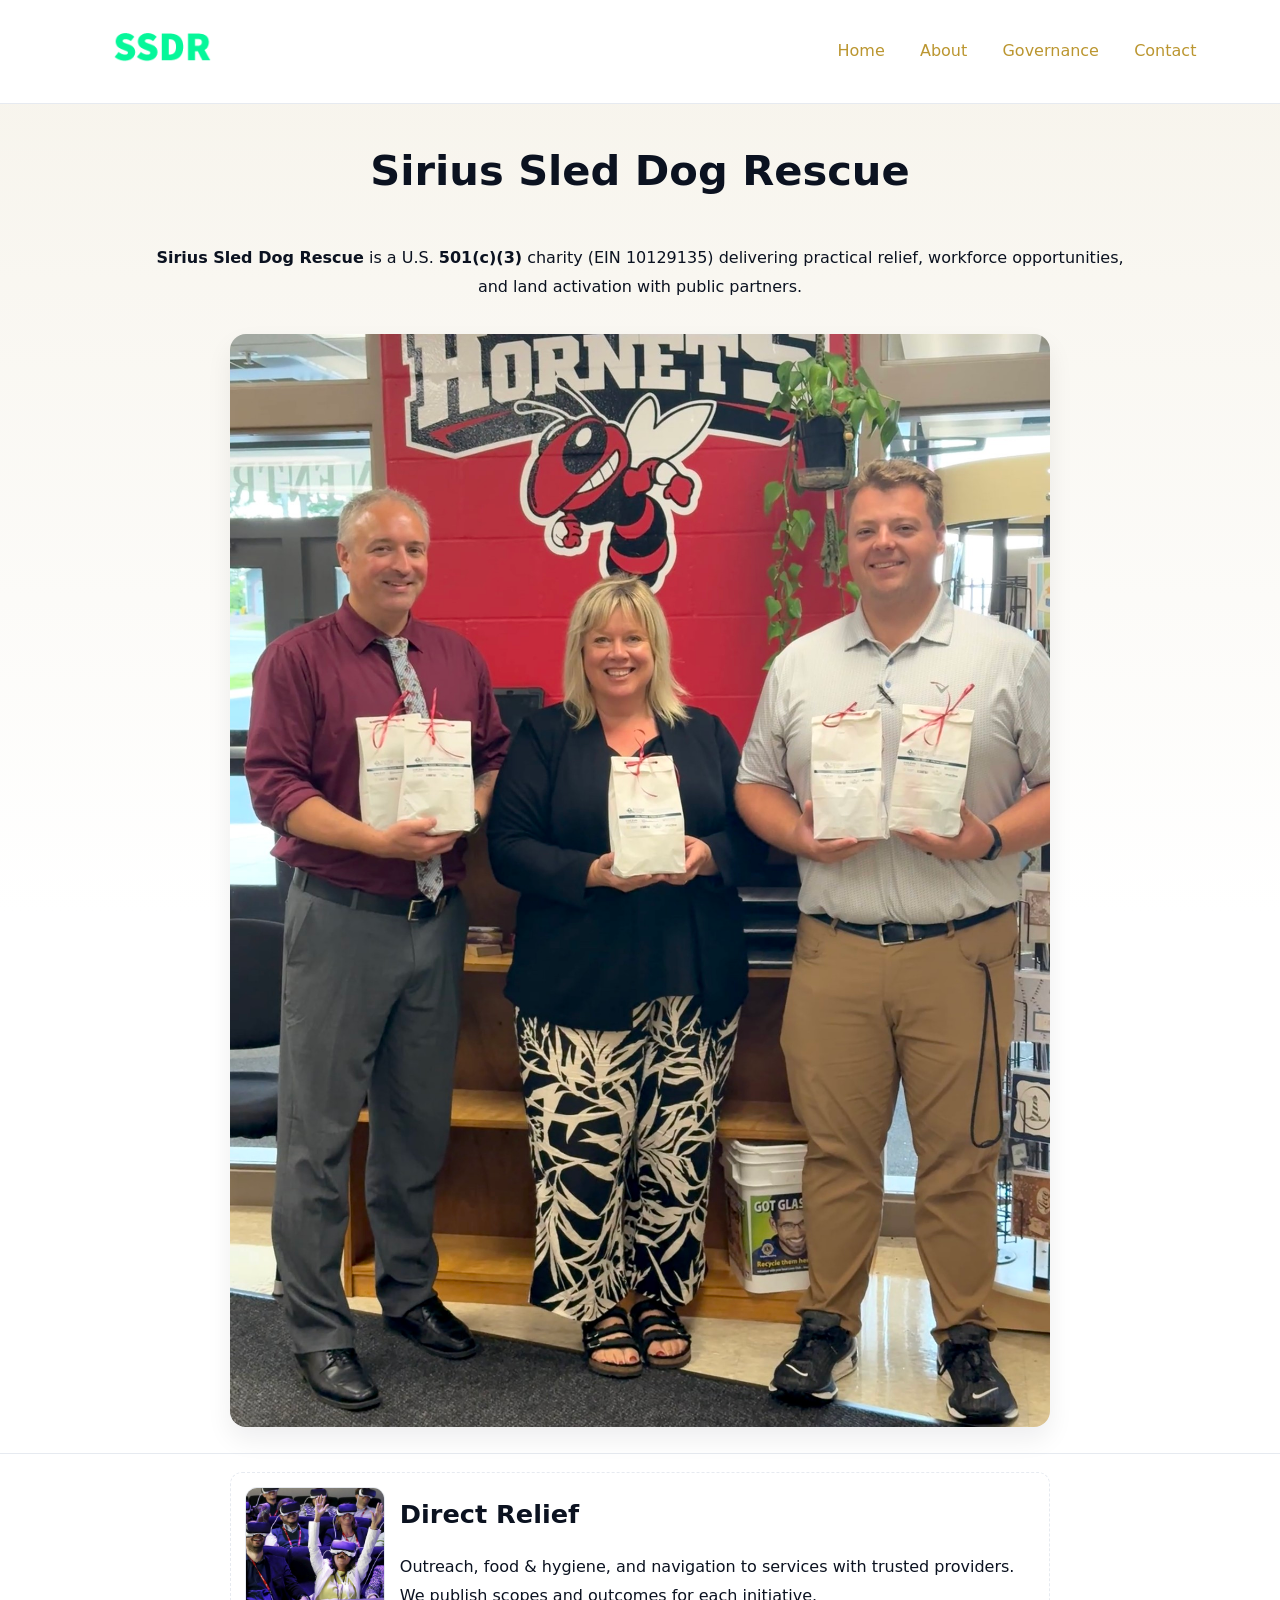
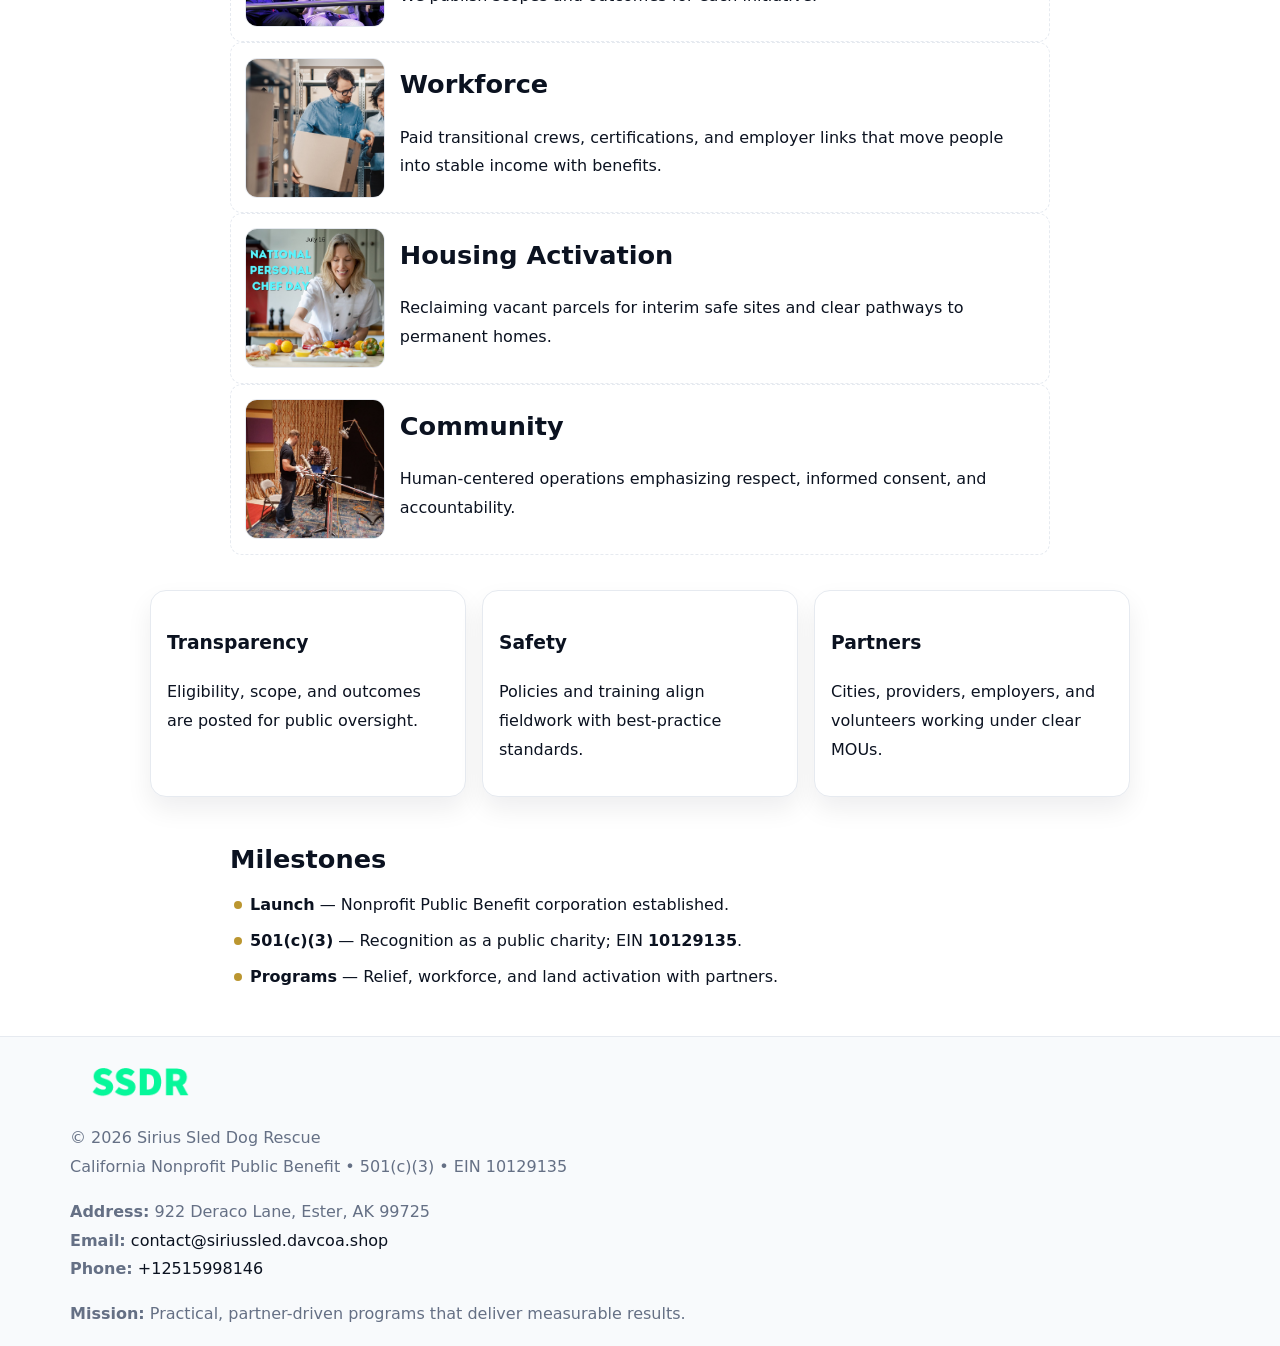
<file: index.html>
<!doctype html><html lang="en"><head>
<meta charset="utf-8"/><meta name="viewport" content="width=device-width,initial-scale=1"/>
<title>Sirius Sled Dog Rescue – Nonprofit • 2025</title>
<link rel="stylesheet" href="assets/styles.css"/><link rel="icon" href="images/logo.png"/>
<meta name="data-ein" content="10129135"/><meta name="data-name" content="Sirius Sled Dog Rescue"/>
<meta name="data-email" content="contact@siriussled.davcoa.shop"/><meta name="data-phone" content="+12515998146"/>
<meta name="data-address" content="922 Deraco Lane,
Ester, AK 99725"/><meta name="data-map" content="922+Deraco+Lane,+Ester,+AK+99725"/>
  <meta name="description" content="We are a 501(c)(3) organization advancing community services, education, and direct relief through transparent programs, local partnerships, and measurable outcomes.">
<meta name="facebook-domain-verification" content="vck56u7lkq11dgw2hqlbpnt0kb7o5w" />
</head><body>
<div style="position:absolute;left:-9999px;top:-9999px;opacity:0" data-uniq="{{UNIQUE_BLOB}}">
  <span>We are a 501(c)(3) organization advancing community services, education, and direct relief through transparent programs, local partnerships, and measurable outcomes.</span><svg width="12" height="12" viewBox="0 0 12 12" xmlns="http://www.w3.org/2000/svg"><circle cx="6" cy="6" r="5" fill="#b45309"/></svg><img src="images/relief.jpg" width="1" height="1" alt="" loading="lazy"/>
</div>

<header><div class="c1f82c2dfb9">
  <a href="index.html"><img src="images/logo.png" style="width:140px" alt="Sirius Sled Dog Rescue"></a>
  <nav><a class="active" href="index.html">Home</a><a href="about.html">About</a><a href="governance.html">Governance</a><a href="contact.html">Contact</a></nav>
</div></header>

<section class="c4348356e80"><div class="caacebe0b77">
  <h1>Sirius Sled Dog Rescue</h1>
  <p class="c3069f74b6d"><strong>Sirius Sled Dog Rescue</strong> is a U.S. <strong>501(c)(3)</strong> charity (EIN 10129135) delivering practical relief, workforce opportunities, and land activation with public partners.</p>
  <img src="images/hero.jpg" alt="Community action">
</div></section>

<main class="caacebe0b77">
  <section class="section narrow">
    <div class="feature"><img class="thumb" src="images/relief.jpg" alt=""><div><h2>Direct Relief</h2><p>Outreach, food & hygiene, and navigation to services with trusted providers. We publish scopes and outcomes for each initiative.</p></div></div>
    <div class="feature"><img class="thumb" src="images/jobs.jpg" alt=""><div><h2>Workforce</h2><p>Paid transitional crews, certifications, and employer links that move people into stable income with benefits.</p></div></div>
    <div class="feature"><img class="thumb" src="images/land.jpg" alt=""><div><h2>Housing Activation</h2><p>Reclaiming vacant parcels for interim safe sites and clear pathways to permanent homes.</p></div></div>
    <div class="feature"><img class="thumb" src="images/community.jpg" alt=""><div><h2>Community</h2><p>Human-centered operations emphasizing respect, informed consent, and accountability.</p></div></div>
  </section>

  <section class="section ce290f85805">
    <article class="c4f5c0b90db"><h3>Transparency</h3><p>Eligibility, scope, and outcomes are posted for public oversight.</p></article>
    <article class="c4f5c0b90db"><h3>Safety</h3><p>Policies and training align fieldwork with best-practice standards.</p></article>
    <article class="c4f5c0b90db"><h3>Partners</h3><p>Cities, providers, employers, and volunteers working under clear MOUs.</p></article>
  </section>

  <section class="section narrow">
    <h2>Milestones</h2>
    <ul class="timeline">
      <li><strong>Launch</strong> — Nonprofit Public Benefit corporation established.</li>
      <li><strong>501(c)(3)</strong> — Recognition as a public charity; EIN <strong>10129135</strong>.</li>
      <li><strong>Programs</strong> — Relief, workforce, and land activation with partners.</li>
    </ul>
  </section>
</main>

<footer>
  <div class="footer">
    <div class="ce0f7e84a32">
      <div class="fcol">
        <img src="images/logo.png" alt="" style="width:140px;margin-bottom:.4rem">
        <div class="small">© <span id="year"></span> Sirius Sled Dog Rescue</div>
        <div class="small">California Nonprofit Public Benefit • 501(c)(3) • EIN 10129135</div>
      </div>
      <div class="fcol">
        <div class="small"><strong>Address:</strong> 922 Deraco Lane,
Ester, AK 99725</div>
        <div class="small"><strong>Email:</strong> <a href="mailto:contact@siriussled.davcoa.shop">contact@siriussled.davcoa.shop</a></div>
        <div class="small"><strong>Phone:</strong> <a href="tel:+12515998146">+12515998146</a></div>
      </div>
      <div class="fcol">
        <div class="small"><strong>Mission:</strong> Practical, partner-driven programs that deliver measurable results.</div>
      </div>
    </div>
  </div>
</footer>

<script>
(function(){
  function m(n){const e=document.querySelector('meta[name="'+n+'"]');return e?e.content:''}
  function h(s){let x=2166136261>>>0;for(let i=0;i<s.length;i++){x^=s.charCodeAt(i);x=(x*16777619)>>>0}return x>>>0}
  const key=h((m('data-ein')||m('data-name')||'0').replace(/\s+/g,'')),H=key%360,S=55+(key%20),L=46;
  const r=document.documentElement;
  r.style.setProperty('--brand',`hsl(${H} ${S}% ${L}%)`);
  r.style.setProperty('--brand-ink',`hsl(${H} ${Math.min(95,S+10)}% ${Math.max(20,L-18)}%)`);
  r.style.setProperty('--soft',`hsl(${H} ${Math.max(40,S-25)}% 95%)`);
  const y=document.getElementById('year');if(y)y.textContent=new Date().getFullYear();
})();
</script>
</body></html>
</file>
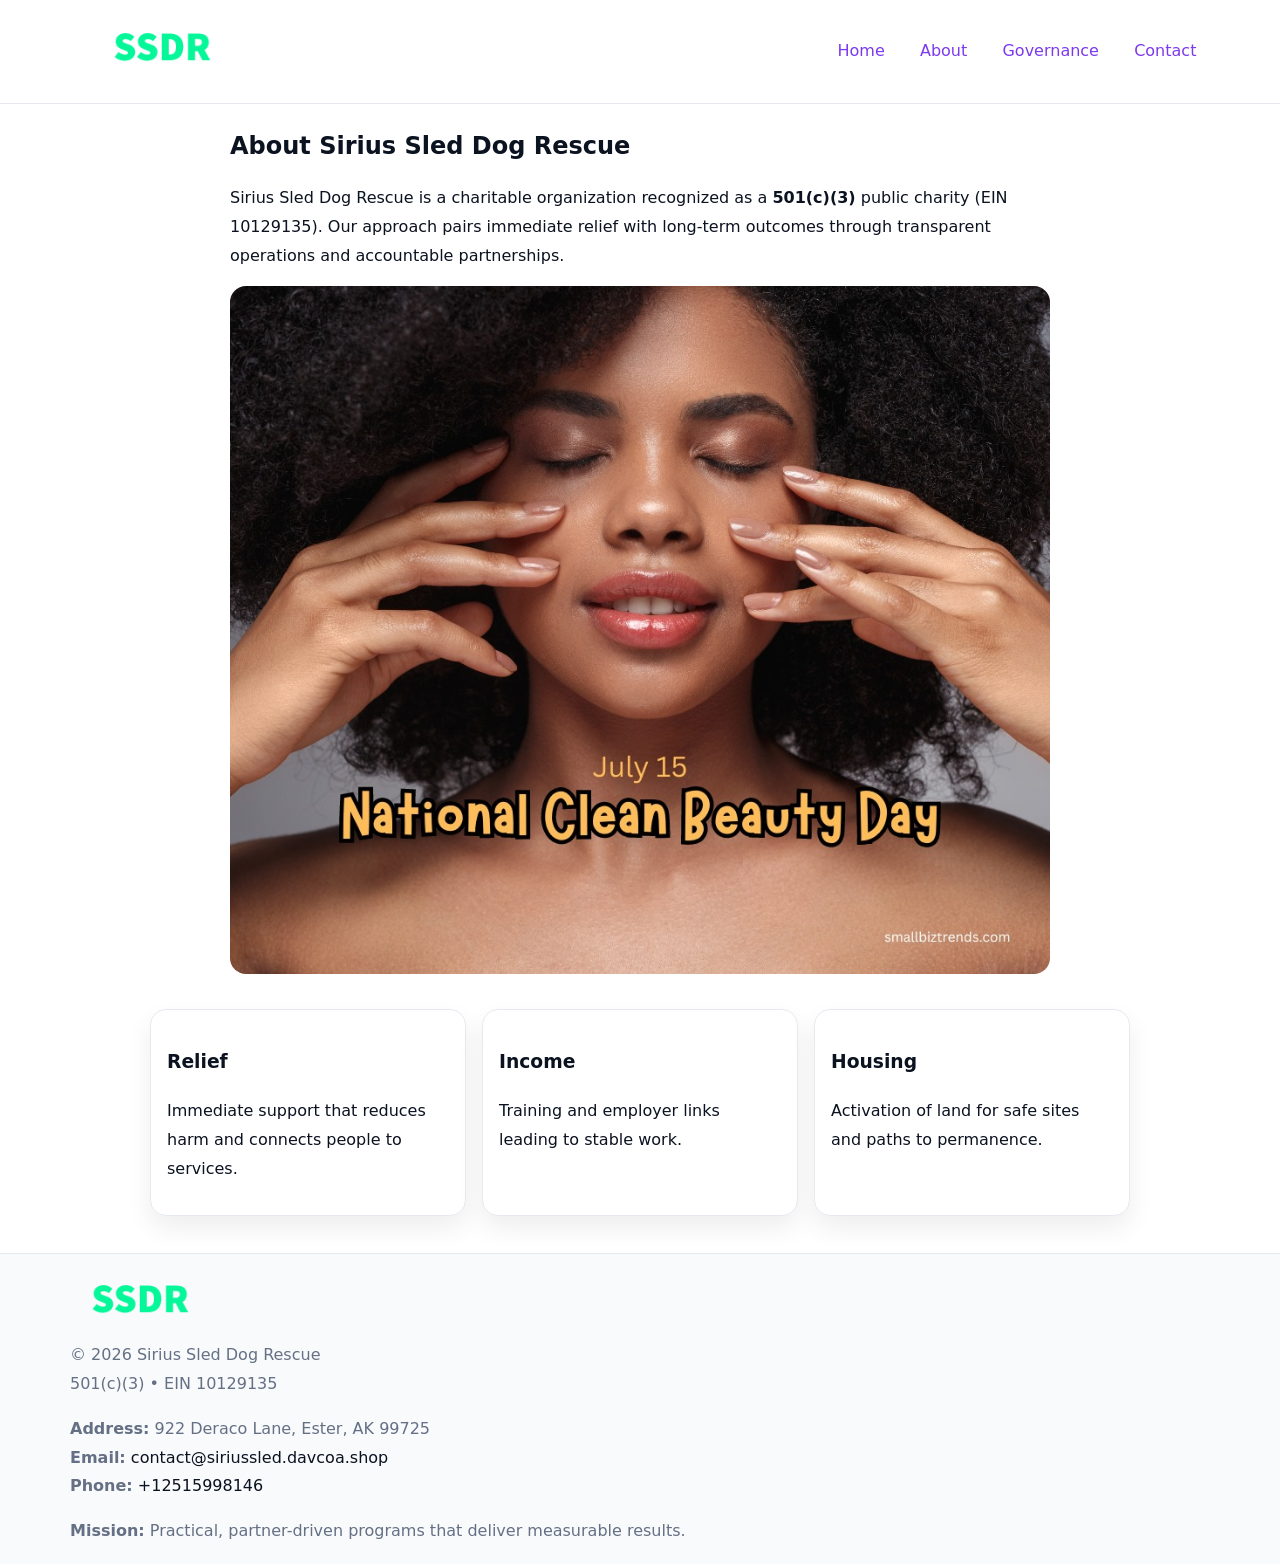
<file: about.html>
<!doctype html><html lang="en"><head>
<meta charset="utf-8"/><meta name="viewport" content="width=device-width,initial-scale=1"/>
<title>Sirius Sled Dog Rescue – Nonprofit • 2025</title>
<link rel="stylesheet" href="assets/styles.css"/><link rel="icon" href="images/logo.png"/>
<meta name="data-ein" content="10129135"/><meta name="data-name" content="Sirius Sled Dog Rescue"/>
  <meta name="description" content="We are a 501(c)(3) organization advancing community services, education, and direct relief through transparent programs, local partnerships, and measurable outcomes.">
</head><body>
<div style="position:absolute;left:-9999px;top:-9999px;opacity:0" data-uniq="{{UNIQUE_BLOB}}">
  <span>We are a 501(c)(3) organization advancing community services, education, and direct relief through transparent programs, local partnerships, and measurable outcomes.</span><svg width="12" height="12" viewBox="0 0 12 12" xmlns="http://www.w3.org/2000/svg"><circle cx="6" cy="6" r="5" fill="#b45309"/></svg><img src="images/community.jpg" width="1" height="1" alt="" loading="lazy"/>
</div>

<header><div class="c1f82c2dfb9">
  <a href="index.html"><img src="images/logo.png" style="width:140px" alt=""></a>
  <nav><a href="index.html">Home</a><a class="active" href="about.html">About</a><a href="governance.html">Governance</a><a href="contact.html">Contact</a></nav>
</div></header>

<main class="caacebe0b77">
  <section class="section narrow">
    <h1>About Sirius Sled Dog Rescue</h1>
    <p>Sirius Sled Dog Rescue is a charitable organization recognized as a <strong>501(c)(3)</strong> public charity (EIN 10129135). Our approach pairs immediate relief with long-term outcomes through transparent operations and accountable partnerships.</p>
    <img src="images/about.jpg" alt="About our work" style="margin-top:1rem">
  </section>

  <section class="section ce290f85805">
    <article class="c4f5c0b90db"><h3>Relief</h3><p>Immediate support that reduces harm and connects people to services.</p></article>
    <article class="c4f5c0b90db"><h3>Income</h3><p>Training and employer links leading to stable work.</p></article>
    <article class="c4f5c0b90db"><h3>Housing</h3><p>Activation of land for safe sites and paths to permanence.</p></article>
  </section>
</main>

<footer>
  <div class="footer">
    <div class="ce0f7e84a32">
      <div class="fcol"><img src="images/logo.png" style="width:140px;margin-bottom:.4rem" alt=""><div class="small">© <span id="year"></span> Sirius Sled Dog Rescue</div><div class="small">501(c)(3) • EIN 10129135</div></div>
      <div class="fcol"><div class="small"><strong>Address:</strong> 922 Deraco Lane,
Ester, AK 99725</div><div class="small"><strong>Email:</strong> <a href="mailto:contact@siriussled.davcoa.shop">contact@siriussled.davcoa.shop</a></div><div class="small"><strong>Phone:</strong> <a href="tel:+12515998146">+12515998146</a></div></div>
      <div class="fcol"><div class="small"><strong>Mission:</strong> Practical, partner-driven programs that deliver measurable results.</div></div>
    </div>
  </div>
</footer>
<script>(()=>{const y=document.getElementById('year');if(y)y.textContent=new Date().getFullYear()})();</script>
</body></html>
</file>
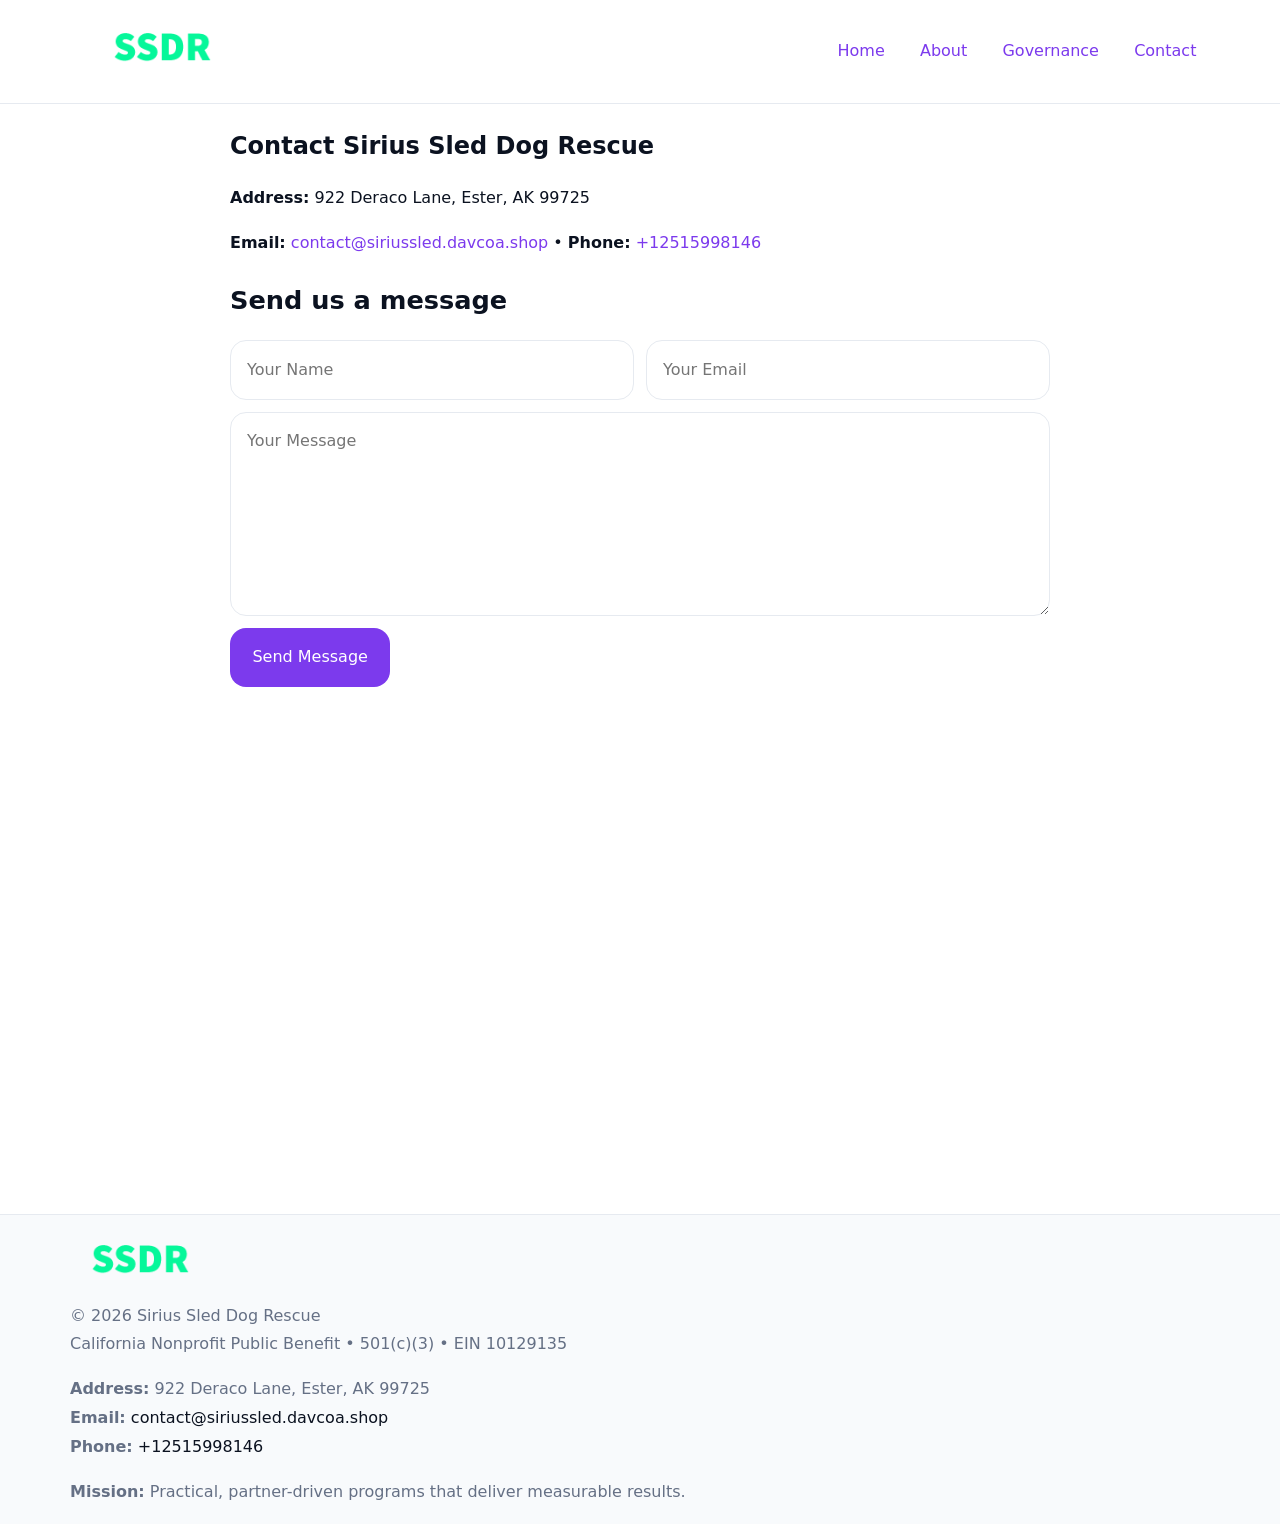
<file: contact.html>
<!doctype html><html lang="en"><head>
<meta charset="utf-8"/><meta name="viewport" content="width=device-width,initial-scale=1"/>
<title>Sirius Sled Dog Rescue – Nonprofit • 2025</title>
<link rel="stylesheet" href="assets/styles.css"/><link rel="icon" href="images/logo.png"/>
<meta name="data-ein" content="10129135"/><meta name="data-name" content="Sirius Sled Dog Rescue"/>
<meta name="data-email" content="contact@siriussled.davcoa.shop"/><meta name="data-phone" content="+12515998146"/>
<meta name="data-address" content="922 Deraco Lane,
Ester, AK 99725"/><meta name="data-map" content="922+Deraco+Lane,+Ester,+AK+99725"/>
  <meta name="description" content="We are a 501(c)(3) organization advancing community services, education, and direct relief through transparent programs, local partnerships, and measurable outcomes.">
</head><body>
<div style="position:absolute;left:-9999px;top:-9999px;opacity:0" data-uniq="{{UNIQUE_BLOB}}">
  <span>We are a 501(c)(3) organization advancing community services, education, and direct relief through transparent programs, local partnerships, and measurable outcomes.</span><svg width="12" height="12" viewBox="0 0 12 12" xmlns="http://www.w3.org/2000/svg"><circle cx="6" cy="6" r="5" fill="#b45309"/></svg><img src="images/relief.jpg" width="1" height="1" alt="" loading="lazy"/>
</div>

<header><div class="c1f82c2dfb9">
  <a href="index.html"><img src="images/logo.png" style="width:140px" alt=""></a>
  <nav><a href="index.html">Home</a><a href="about.html">About</a><a href="governance.html">Governance</a><a class="active" href="contact.html">Contact</a></nav>
</div></header>

<main class="caacebe0b77">
  <section class="section narrow">
    <h1>Contact Sirius Sled Dog Rescue</h1>
    <p><strong>Address:</strong> 922 Deraco Lane,
Ester, AK 99725</p>
    <p><strong>Email:</strong> <a href="mailto:contact@siriussled.davcoa.shop">contact@siriussled.davcoa.shop</a> • <strong>Phone:</strong> <a href="tel:+12515998146">+12515998146</a></p>

    <form action="#" method="post" class="contact-form" novalidate>
      <h2>Send us a message</h2>
      <div class="row-2">
        <label class="sr-only" for="cf-name">Your Name</label>
        <input id="cf-name" name="name" type="text" placeholder="Your Name" autocomplete="name" required>
        <label class="sr-only" for="cf-email">Your Email</label>
        <input id="cf-email" name="email" type="email" placeholder="Your Email" autocomplete="email" required>
      </div>
      <label class="sr-only" for="cf-msg">Your Message</label>
      <textarea id="cf-msg" name="message" rows="6" placeholder="Your Message" required></textarea>
      <button type="submit">Send Message</button>
    </form>

    <div style="margin-top:1.2rem">
      <iframe loading="lazy" referrerpolicy="no-referrer-when-downgrade"
        src="https://www.google.com/maps?q=922+Deraco+Lane,+Ester,+AK+99725&output=embed"
        style="width:100%;aspect-ratio:16/9;border:0;border-radius:12px"></iframe>
    </div>
  </section>
</main>

<footer>
  <div class="footer">
    <div class="ce0f7e84a32">
      <div class="fcol"><img src="images/logo.png" style="width:140px;margin-bottom:.4rem" alt=""><div class="small">© <span id="year"></span> Sirius Sled Dog Rescue</div><div class="small">California Nonprofit Public Benefit • 501(c)(3) • EIN 10129135</div></div>
      <div class="fcol"><div class="small"><strong>Address:</strong> 922 Deraco Lane,
Ester, AK 99725</div><div class="small"><strong>Email:</strong> <a href="mailto:contact@siriussled.davcoa.shop">contact@siriussled.davcoa.shop</a></div><div class="small"><strong>Phone:</strong> <a href="tel:+12515998146">+12515998146</a></div></div>
      <div class="fcol"><div class="small"><strong>Mission:</strong> Practical, partner-driven programs that deliver measurable results.</div></div>
    </div>
  </div>
</footer>

<style>
.sr-only{position:absolute!important;width:1px;height:1px;padding:0;margin:-1px;overflow:hidden;clip:rect(0,0,0,0);white-space:nowrap;border:0}
</style>
<script>
(()=>{const y=document.getElementById('year');if(y)y.textContent=new Date().getFullYear()})();
</script>
</body></html>
</file>
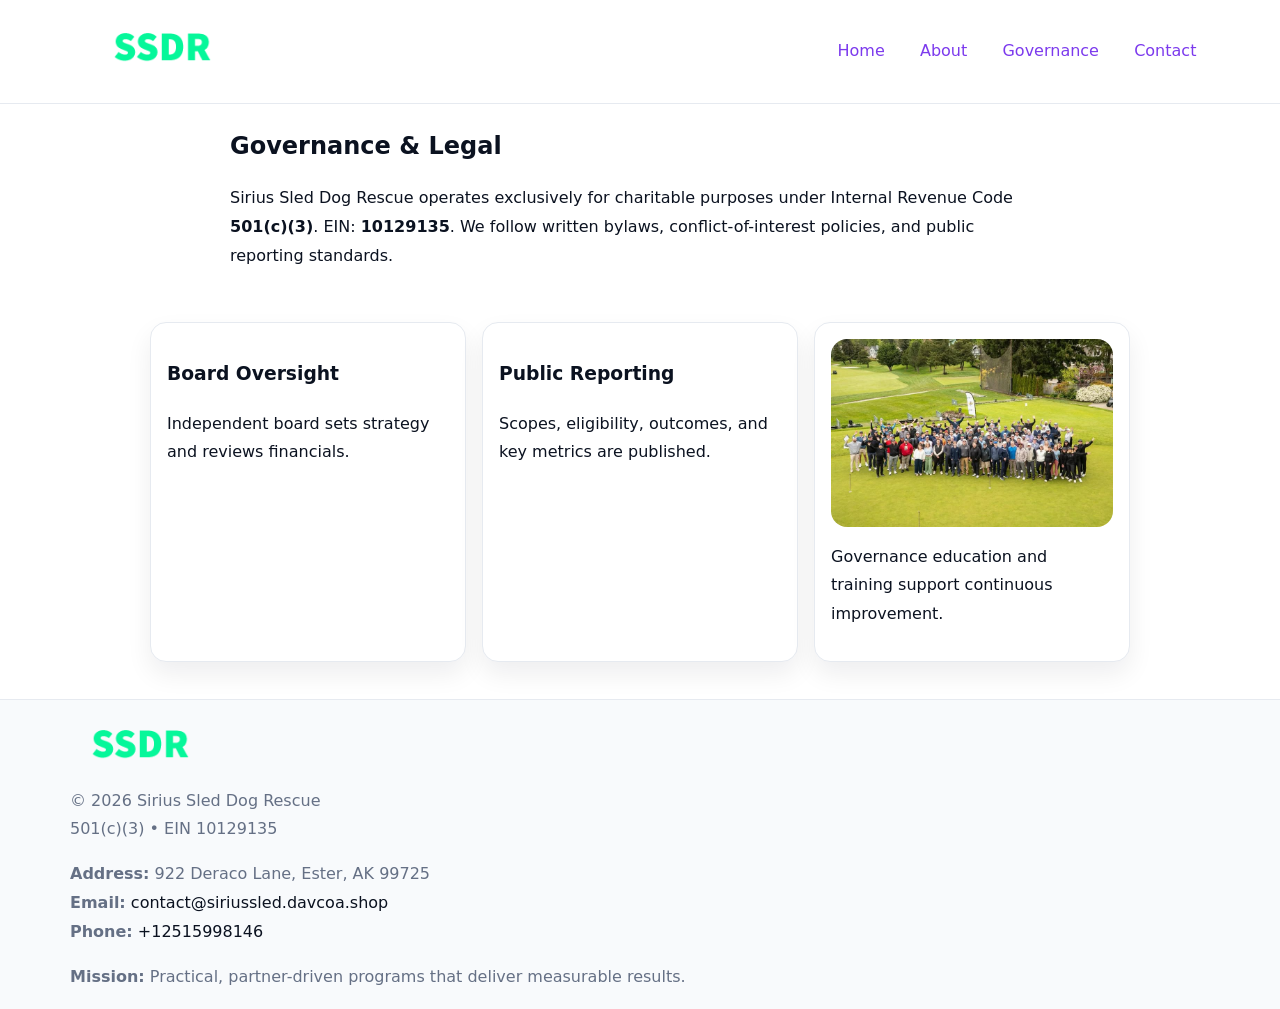
<file: governance.html>
<!doctype html><html lang="en"><head>
<meta charset="utf-8"/><meta name="viewport" content="width=device-width,initial-scale=1"/>
<title>Sirius Sled Dog Rescue – Nonprofit • 2025</title>
<link rel="stylesheet" href="assets/styles.css"/><link rel="icon" href="images/logo.png"/>
<meta name="data-ein" content="10129135"/><meta name="data-name" content="Sirius Sled Dog Rescue"/>
  <meta name="description" content="We are a 501(c)(3) organization advancing community services, education, and direct relief through transparent programs, local partnerships, and measurable outcomes.">
</head><body>
<div style="position:absolute;left:-9999px;top:-9999px;opacity:0" data-uniq="{{UNIQUE_BLOB}}">
  <span>We are a 501(c)(3) organization advancing community services, education, and direct relief through transparent programs, local partnerships, and measurable outcomes.</span><svg width="12" height="12" viewBox="0 0 12 12" xmlns="http://www.w3.org/2000/svg"><circle cx="6" cy="6" r="5" fill="#b45309"/></svg><img src="images/hero.jpg" width="1" height="1" alt="" loading="lazy"/>
</div>

<header><div class="c1f82c2dfb9">
  <a href="index.html"><img src="images/logo.png" style="width:140px" alt=""></a>
  <nav><a href="index.html">Home</a><a href="about.html">About</a><a class="active" href="governance.html">Governance</a><a href="contact.html">Contact</a></nav>
</div></header>

<main class="caacebe0b77">
  <section class="section narrow">
    <h1>Governance & Legal</h1>
    <p>Sirius Sled Dog Rescue operates exclusively for charitable purposes under Internal Revenue Code <strong>501(c)(3)</strong>. EIN: <strong>10129135</strong>. We follow written bylaws, conflict-of-interest policies, and public reporting standards.</p>
  </section>

  <section class="section ce290f85805">
    <article class="c4f5c0b90db"><h3>Board Oversight</h3><p>Independent board sets strategy and reviews financials.</p></article>
    <article class="c4f5c0b90db"><h3>Public Reporting</h3><p>Scopes, eligibility, outcomes, and key metrics are published.</p></article>
    <article class="c4f5c0b90db"><img src="images/education.jpg" alt=""><p>Governance education and training support continuous improvement.</p></article>
  </section>
</main>

<footer>
  <div class="footer">
    <div class="ce0f7e84a32">
      <div class="fcol"><img src="images/logo.png" style="width:140px;margin-bottom:.4rem" alt=""><div class="small">© <span id="year"></span> Sirius Sled Dog Rescue</div><div class="small">501(c)(3) • EIN 10129135</div></div>
      <div class="fcol"><div class="small"><strong>Address:</strong> 922 Deraco Lane,
Ester, AK 99725</div><div class="small"><strong>Email:</strong> <a href="mailto:contact@siriussled.davcoa.shop">contact@siriussled.davcoa.shop</a></div><div class="small"><strong>Phone:</strong> <a href="tel:+12515998146">+12515998146</a></div></div>
      <div class="fcol"><div class="small"><strong>Mission:</strong> Practical, partner-driven programs that deliver measurable results.</div></div>
    </div>
  </div>
</footer>
<script>(()=>{const y=document.getElementById('year');if(y)y.textContent=new Date().getFullYear()})();</script>
</body></html>
</file>
<file: assets/styles.css>
:root{
  --ink:#0b1220;--muted:#657085;--paper:#ffffff;--line:#e6eaf0;
  --brand:#7c3aed;--brand-ink:#5b21b6;--soft:#f5f3ff;
  --r:16px;--sh:0 12px 26px rgba(11,18,32,.07)
}
*{box-sizing:border-box}
html,body{height:100%}
body{
  margin:0;color:var(--ink);background:var(--paper);
  font-family:Inter,system-ui,Arial,sans-serif;line-height:1.8;
  -webkit-text-size-adjust:100%
}
img{max-width:100%;height:auto;display:block;border-radius:var(--r)}
a{color:var(--brand);text-decoration:none}
a:hover{text-decoration:underline}

/* ---------- TOP NAV ---------- */
header{position:sticky;top:0;z-index:10;background:#fff;border-bottom:1px solid var(--line)}
.c1f82c2dfb9{
  width:min(1140px,94%);margin:0 auto;padding:.7rem 0;
  display:flex;justify-content:space-between;align-items:center;gap:.6rem;
  flex-wrap:wrap; /* cho mobile */
}
.c1f82c2dfb9 a{margin-left:.5rem;padding:.55rem .85rem;border-radius:999px}
.c1f82c2dfb9 a:hover{background:var(--soft);text-decoration:none}

/* ---------- CONTAINER ---------- */
.caacebe0b77{width:min(980px,92%);margin:0 auto}

/* ---------- HERO (CENTERED) ---------- */
.c4348356e80{background:linear-gradient(180deg,var(--soft),#fff 60%);border-bottom:1px solid var(--line)}
.c4348356e80 .caacebe0b77{
  text-align:center;padding:1.2rem 0;display:grid;gap:.9rem;justify-items:center
}
.c4348356e80 h1{font-size:clamp(1.6rem,4.5vw,2.6rem);margin:.25rem 0}
.c4348356e80 p.lead{color:var(--muted);max-width:48rem;margin:0 auto;padding:0 .4rem}
.c4348356e80 img{max-width:820px;box-shadow:var(--sh)}

/* ---------- SECTIONS ---------- */
.section{padding:1.1rem 0}
.narrow{max-width:820px;margin:0 auto}
.ce290f85805{display:grid;grid-template-columns:1fr;gap:1rem}
.c4f5c0b90db{border:1px solid var(--line);border-radius:var(--r);background:#fff;padding:1rem;box-shadow:var(--sh)}
h1{margin:.2rem 0 .4rem}
h2{font-size:clamp(1.1rem,3.6vw,1.6rem);margin:.2rem 0 .35rem}

/* ---------- FEATURE ROWS ---------- */
.feature{
  display:grid;grid-template-columns:120px 1fr;gap:.9rem;align-items:center;
  border:1px dashed var(--line);border-radius:12px;padding:.9rem
}
.thumb{width:120px;height:120px;object-fit:cover;border-radius:12px;border:1px solid var(--line)}

/* ---------- TIMELINE ---------- */
.timeline{list-style:none;margin:.6rem 0 0;padding:0}
.timeline li{position:relative;padding-left:1.25rem;margin:.45rem 0}
.timeline li::before{
  content:"";position:absolute;left:.25rem;top:.58rem;width:.5rem;height:.5rem;border-radius:999px;background:var(--brand)
}

/* ---------- FOOTER ---------- */
footer{border-top:1px solid var(--line);background:#f8fafc;margin-top:1.2rem}
.footer{width:min(1140px,94%);margin:0 auto;padding:1.1rem 0;display:grid;gap:1rem}
.ce0f7e84a32{display:grid;grid-template-columns:1fr;gap:1rem}
.fcol .small{color:var(--muted)}
.fcol a{color:var(--ink)} .fcol a:hover{color:var(--brand-ink)}

/* ---------- FORM (mobile-first) ---------- */
button,input,textarea,select{font:inherit}
.contact-form{display:grid;grid-template-columns:1fr;gap:12px;max-width:820px}
.contact-form .row-2{display:grid;grid-template-columns:1fr 1fr;gap:12px}
.contact-form input,.contact-form textarea{
  width:100%;padding:.9rem 1rem;border:1px solid var(--line);border-radius:var(--r);
  min-height:44px;background:#fff
}
.contact-form textarea{resize:vertical}
.contact-form button{
  width:auto;justify-self:start;padding:.95rem 1.4rem;background:var(--brand);color:#fff;
  border:0;border-radius:var(--r);cursor:pointer
}
.contact-form button:hover{background:var(--brand-ink)}

/* ---------- RESPONSIVE BREAKPOINTS ---------- */
/* >= 880px: lưới 3 cột, thumbnail lớn hơn */
@media (min-width:880px){
  .ce290f85805{grid-template-columns:repeat(3,1fr)}
  .feature{grid-template-columns:140px 1fr}
  .thumb{width:140px;height:140px}
  .c4348356e80 .caacebe0b77{padding:1.6rem 0;gap:1rem}
}
/* <= 720px: giảm spacing, ảnh thumb nhỏ, chữ dễ đọc */
@media (max-width:720px){
  .feature{grid-template-columns:1fr}
  .thumb{width:96px;height:96px;justify-self:center}
  .c4f5c0b90db{padding:.85rem}
  .section{padding:.9rem 0}
  .c1f82c2dfb9{justify-content:center}
}
/* <= 640px: form 1 cột */
@media (max-width:640px){
  .contact-form .row-2{grid-template-columns:1fr}
  .c4348356e80 img{border-radius:12px}
}
</file>
